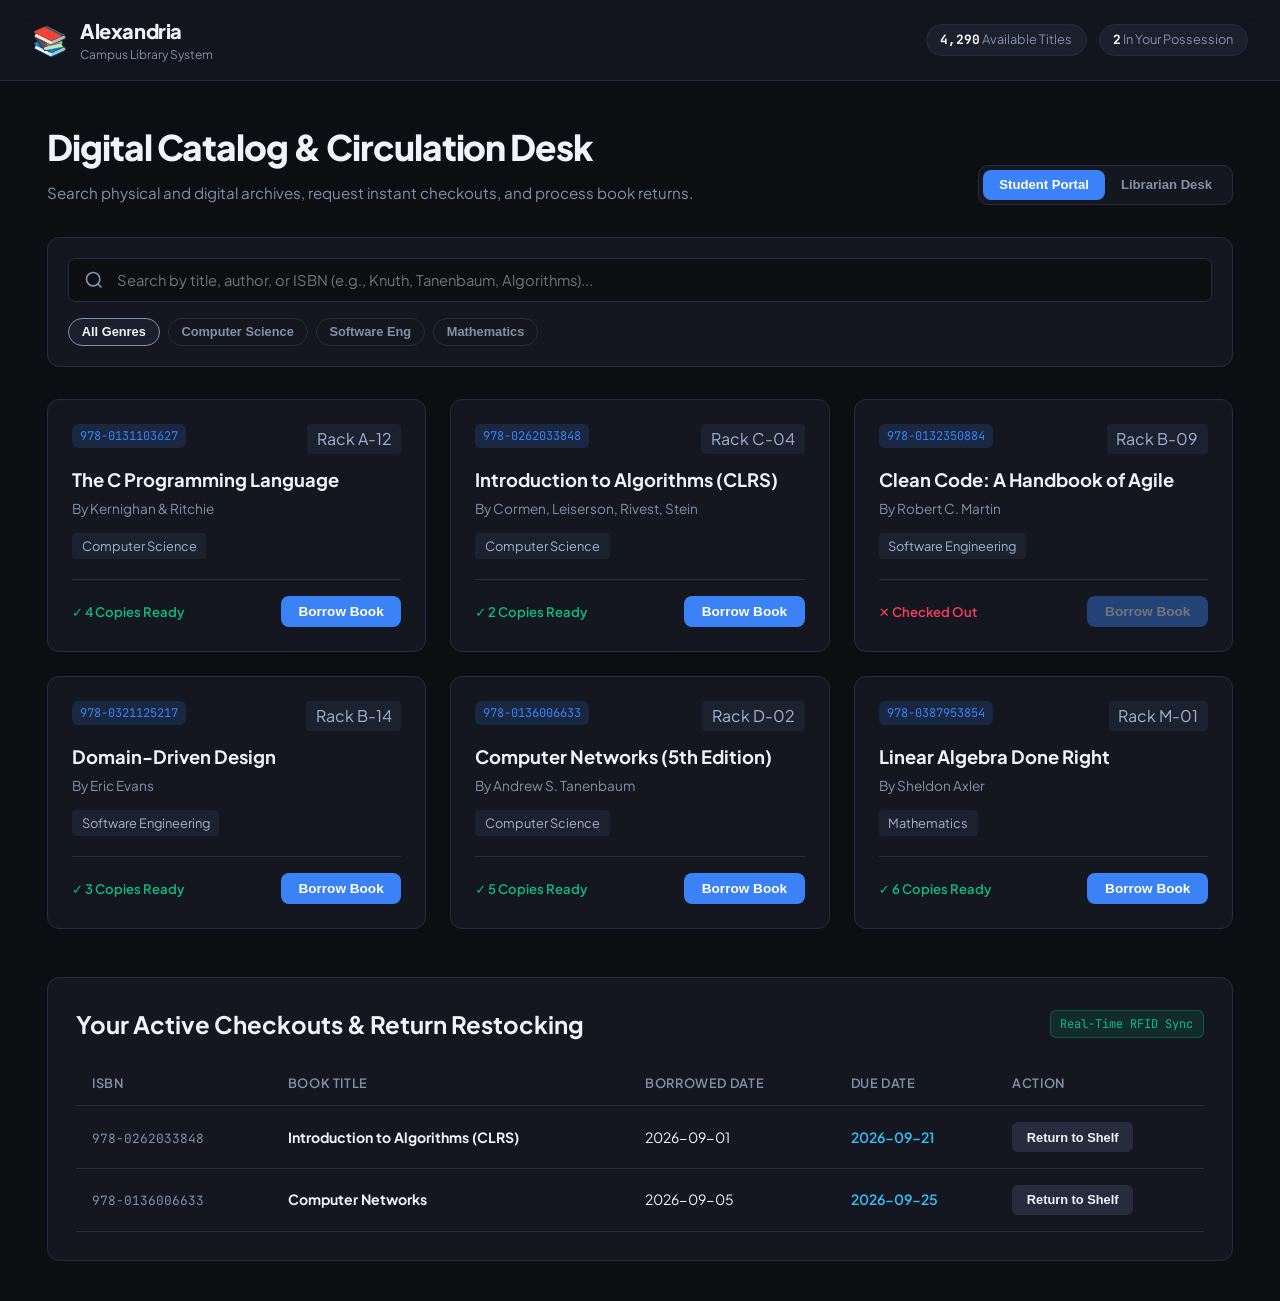
<file: index.html>
<!DOCTYPE html>
<html lang="en">
<head>
  <meta charset="UTF-8">
  <meta name="viewport" content="width=device-width, initial-scale=1.0">
  <title>Alexandria - Modern Academic Library & Circulation System</title>
  <link rel="preconnect" href="https://fonts.googleapis.com">
  <link rel="preconnect" href="https://fonts.gstatic.com" crossorigin>
  <link href="https://fonts.googleapis.com/css2?family=Plus+Jakarta+Sans:wght@400;500;600;700;800&family=JetBrains+Mono:wght@500;600&display=swap" rel="stylesheet">
  <link rel="stylesheet" href="style.css">
</head>
<body>
  <header class="top-nav">
    <div class="nav-wrapper">
      <div class="brand">
        <span class="brand-glyph">📚</span>
        <div>
          <span class="brand-title">Alexandria</span>
          <span class="brand-sub">Campus Library System</span>
        </div>
      </div>
      <div class="circulation-stats">
        <div class="stat-pill"><span class="stat-num">4,290</span> Available Titles</div>
        <div class="stat-pill"><span class="stat-num" id="borrowedCount">3</span> In Your Possession</div>
      </div>
    </div>
  </header>

  <main class="container">
    <div class="hero-strip">
      <div>
        <h1 class="page-title">Digital Catalog & Circulation Desk</h1>
        <p class="page-subtitle">Search physical and digital archives, request instant checkouts, and process book returns.</p>
      </div>
      <div class="mode-toggle">
        <button class="role-btn active" id="btnStudent">Student Portal</button>
        <button class="role-btn" id="btnLibrarian">Librarian Desk</button>
      </div>
    </div>

    <!-- Search & Filter Toolbar -->
    <div class="toolbar-box">
      <div class="search-input-wrap">
        <svg width="20" height="20" viewBox="0 0 24 24" fill="none" stroke="currentColor" stroke-width="2"><circle cx="11" cy="11" r="8"></circle><line x1="21" y1="21" x2="16.65" y2="16.65"></line></svg>
        <input type="text" id="catalogSearch" placeholder="Search by title, author, or ISBN (e.g., Knuth, Tanenbaum, Algorithms)...">
      </div>
      <div class="filter-pills">
        <button class="tag-btn active" data-genre="all">All Genres</button>
        <button class="tag-btn" data-genre="Computer Science">Computer Science</button>
        <button class="tag-btn" data-genre="Software Engineering">Software Eng</button>
        <button class="tag-btn" data-genre="Mathematics">Mathematics</button>
      </div>
    </div>

    <!-- Catalog & Circulation Grid -->
    <div class="catalog-grid" id="catalogGrid"></div>

    <!-- Active Borrowed Books Section -->
    <section class="circulation-ledger">
      <div class="ledger-header">
        <h2>Your Active Checkouts & Return Restocking</h2>
        <span class="badge-status">Real-Time RFID Sync</span>
      </div>
      <div class="ledger-table-wrap">
        <table class="ledger-table">
          <thead>
            <tr>
              <th>ISBN</th>
              <th>Book Title</th>
              <th>Borrowed Date</th>
              <th>Due Date</th>
              <th>Action</th>
            </tr>
          </thead>
          <tbody id="borrowedTableBody">
            <!-- Rendered by JS -->
          </tbody>
        </table>
      </div>
    </section>
  </main>

  <script src="app.js"></script>
</body>
</html>
</file>
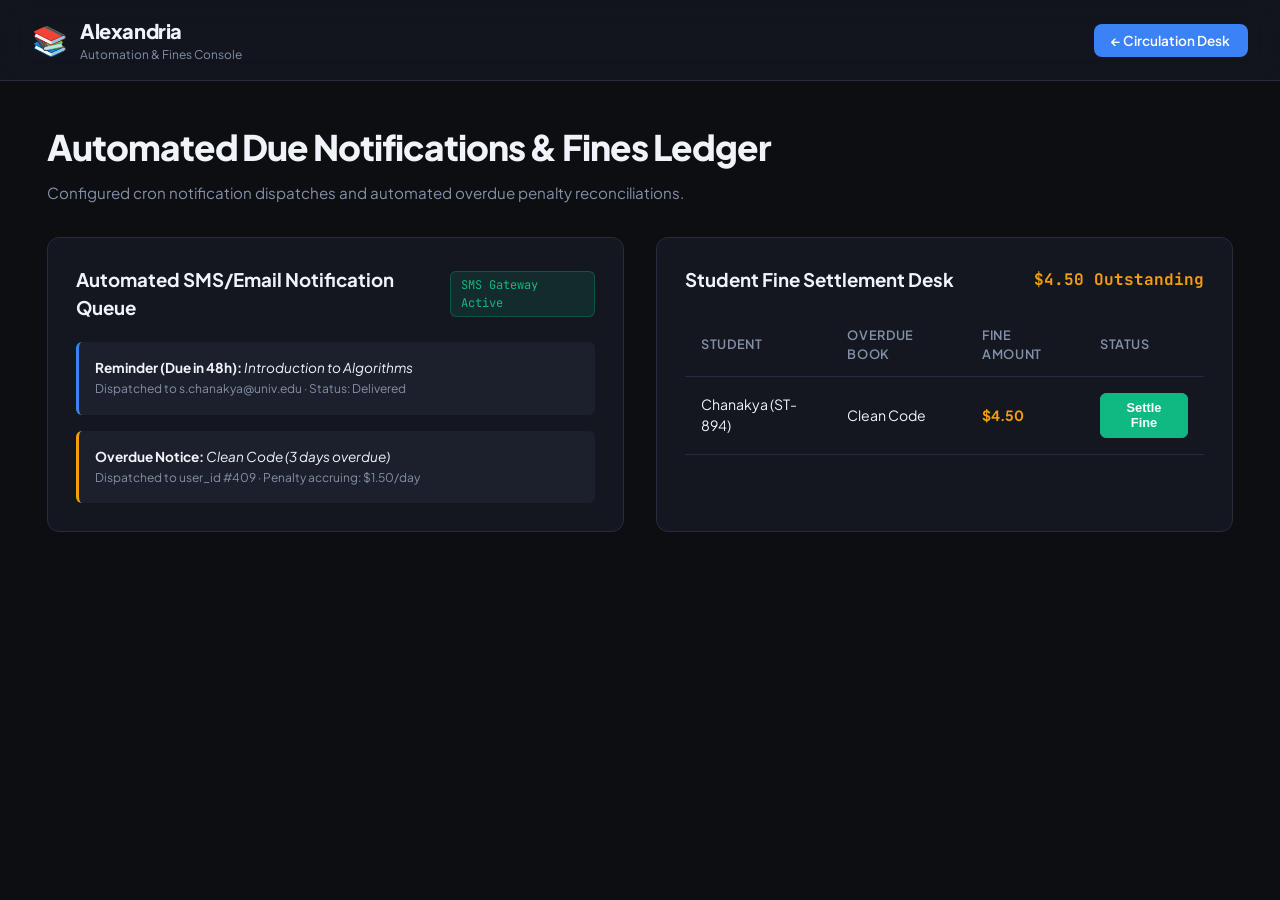
<file: fines.html>
<!DOCTYPE html>
<html lang="en">
<head>
  <meta charset="UTF-8">
  <meta name="viewport" content="width=device-width, initial-scale=1.0">
  <title>Alexandria - Automated Due Reminders & Fine Management</title>
  <link rel="preconnect" href="https://fonts.googleapis.com">
  <link rel="preconnect" href="https://fonts.gstatic.com" crossorigin>
  <link href="https://fonts.googleapis.com/css2?family=Plus+Jakarta+Sans:wght@400;500;600;700;800&family=JetBrains+Mono:wght@500;600&display=swap" rel="stylesheet">
  <link rel="stylesheet" href="style.css">
</head>
<body>
  <header class="top-nav">
    <div class="nav-wrapper">
      <div class="brand">
        <span class="brand-glyph">📚</span>
        <div>
          <span class="brand-title"><a href="index.html" style="color:inherit; text-decoration:none;">Alexandria</a></span>
          <span class="brand-sub">Automation & Fines Console</span>
        </div>
      </div>
      <div><a href="index.html" class="btn-borrow" style="text-decoration:none;">← Circulation Desk</a></div>
    </div>
  </header>

  <main class="container">
    <div class="hero-strip">
      <div>
        <h1 class="page-title">Automated Due Notifications & Fines Ledger</h1>
        <p class="page-subtitle">Configured cron notification dispatches and automated overdue penalty reconciliations.</p>
      </div>
    </div>

    <div style="display:grid; grid-template-columns: 1fr 1fr; gap: 2rem;">
      <!-- Notifications Log -->
      <div class="circulation-ledger">
        <div class="ledger-header">
          <h3>Automated SMS/Email Notification Queue</h3>
          <span class="badge-status">SMS Gateway Active</span>
        </div>
        <div style="display:flex; flex-direction:column; gap: 1rem; margin-top: 1rem;">
          <div style="background:#1b202c; border-left: 3px solid var(--accent); padding: 1rem; border-radius: 6px; font-size: 0.85rem;">
            <b>Reminder (Due in 48h):</b> <i>Introduction to Algorithms</i><br>
            <span style="color:var(--text-muted); font-size:0.75rem;">Dispatched to s.chanakya@univ.edu · Status: Delivered</span>
          </div>
          <div style="background:#1b202c; border-left: 3px solid var(--warning); padding: 1rem; border-radius: 6px; font-size: 0.85rem;">
            <b>Overdue Notice:</b> <i>Clean Code (3 days overdue)</i><br>
            <span style="color:var(--text-muted); font-size:0.75rem;">Dispatched to user_id #409 · Penalty accruing: $1.50/day</span>
          </div>
        </div>
      </div>

      <!-- Fine Management Ledger -->
      <div class="circulation-ledger">
        <div class="ledger-header">
          <h3>Student Fine Settlement Desk</h3>
          <span style="font-family:var(--mono); color:#f59e0b; font-weight:700;">$4.50 Outstanding</span>
        </div>
        <table class="ledger-table" style="margin-top: 1rem;">
          <thead>
            <tr><th>Student</th><th>Overdue Book</th><th>Fine Amount</th><th>Status</th></tr>
          </thead>
          <tbody>
            <tr>
              <td>Chanakya (ST-894)</td>
              <td>Clean Code</td>
              <td style="color:#f59e0b; font-weight:700;">$4.50</td>
              <td><button class="btn-return" style="background:#10b981; border-color:#10b981; color:#fff;" onclick="alert('Fine settled via Student Debit Card')">Settle Fine</button></td>
            </tr>
          </tbody>
        </table>
      </div>
    </div>
  </main>
</body>
</html>
</file>
<file: style.css>
/* Alexandria Academic Library Design System */
:root {
  --bg: #0c0e12;
  --surface: #141720;
  --surface-hover: #1b202c;
  --border: #262c3d;
  --text-main: #f0f3fa;
  --text-muted: #8490a7;
  --accent: #3b82f6;
  --accent-glow: rgba(59, 130, 246, 0.15);
  --success: #10b981;
  --warning: #f59e0b;
  --radius: 12px;
  --mono: 'JetBrains Mono', monospace;
  --sans: 'Plus Jakarta Sans', system-ui, sans-serif;
}

* { box-sizing: border-box; margin: 0; padding: 0; }
body { background: var(--bg); color: var(--text-main); font-family: var(--sans); line-height: 1.5; }

.top-nav {
  background: rgba(20, 23, 32, 0.85);
  backdrop-filter: blur(12px);
  border-bottom: 1px solid var(--border);
  padding: 1rem 2rem;
  position: sticky;
  top: 0;
  z-index: 40;
}
.nav-wrapper { max-width: 1250px; margin: 0 auto; display: flex; justify-content: space-between; align-items: center; }
.brand { display: flex; align-items: center; gap: 0.75rem; }
.brand-glyph { font-size: 1.8rem; }
.brand-title { font-weight: 800; font-size: 1.25rem; letter-spacing: -0.02em; display: block; }
.brand-sub { font-size: 0.75rem; color: var(--text-muted); display: block; }

.circulation-stats { display: flex; gap: 0.75rem; }
.stat-pill { background: #1b202c; border: 1px solid var(--border); padding: 0.35rem 0.85rem; border-radius: 999px; font-size: 0.8rem; color: var(--text-muted); }
.stat-num { color: #fff; font-weight: 700; font-family: var(--mono); }

.container { max-width: 1250px; margin: 0 auto; padding: 2.5rem 2rem; }
.hero-strip { display: flex; justify-content: space-between; align-items: flex-end; margin-bottom: 2rem; }
.page-title { font-size: 2.2rem; font-weight: 800; letter-spacing: -0.03em; margin-bottom: 0.5rem; }
.page-subtitle { color: var(--text-muted); font-size: 0.95rem; max-width: 60ch; }

.mode-toggle { display: flex; background: var(--surface); border: 1px solid var(--border); padding: 0.25rem; border-radius: 10px; }
.role-btn { background: transparent; border: none; color: var(--text-muted); padding: 0.45rem 1rem; border-radius: 8px; font-weight: 600; font-size: 0.82rem; cursor: pointer; }
.role-btn.active { background: var(--accent); color: white; }

.toolbar-box { background: var(--surface); border: 1px solid var(--border); border-radius: var(--radius); padding: 1.25rem; margin-bottom: 2rem; display: flex; flex-direction: column; gap: 1rem; }
.search-input-wrap { position: relative; display: flex; align-items: center; }
.search-input-wrap svg { position: absolute; left: 1rem; stroke: var(--text-muted); }
.search-input-wrap input { width: 100%; padding: 0.75rem 1rem 0.75rem 3rem; background: #0c0e12; border: 1px solid var(--border); border-radius: 8px; color: #fff; font-size: 0.92rem; font-family: var(--sans); }
.search-input-wrap input:focus { outline: none; border-color: var(--accent); }

.filter-pills { display: flex; gap: 0.5rem; }
.tag-btn { background: transparent; border: 1px solid var(--border); color: var(--text-muted); padding: 0.35rem 0.8rem; border-radius: 999px; font-size: 0.8rem; font-weight: 600; cursor: pointer; }
.tag-btn.active, .tag-btn:hover { background: var(--surface-hover); color: var(--text-main); border-color: var(--text-muted); }

/* Catalog Grid */
.catalog-grid { display: grid; grid-template-columns: repeat(auto-fill, minmax(360px, 1fr)); gap: 1.5rem; margin-bottom: 3rem; }
.book-card { background: var(--surface); border: 1px solid var(--border); border-radius: var(--radius); padding: 1.5rem; display: flex; flex-direction: column; justify-content: space-between; transition: transform 0.2s, border-color 0.2s; }
.book-card:hover { transform: translateY(-3px); border-color: #3b4766; }
.book-header { display: flex; justify-content: space-between; align-items: flex-start; margin-bottom: 0.75rem; }
.isbn-tag { font-family: var(--mono); font-size: 0.75rem; color: var(--accent); background: var(--accent-glow); padding: 0.2rem 0.5rem; border-radius: 6px; }
.book-title { font-size: 1.15rem; font-weight: 700; margin-bottom: 0.35rem; }
.book-author { color: var(--text-muted); font-size: 0.85rem; margin-bottom: 0.85rem; }
.book-meta { display: flex; gap: 0.5rem; margin-bottom: 1.25rem; font-size: 0.8rem; }
.meta-chip { background: #1c2130; padding: 0.2rem 0.6rem; border-radius: 4px; color: #a4b3d1; }
.card-footer { display: flex; justify-content: space-between; align-items: center; border-top: 1px solid var(--border); padding-top: 1rem; }
.copies-status { font-size: 0.82rem; font-weight: 600; }
.copies-status.in-stock { color: var(--success); }
.copies-status.out { color: #f43f5e; }

.btn-borrow { background: var(--accent); color: white; border: none; padding: 0.5rem 1.1rem; border-radius: 8px; font-weight: 600; font-size: 0.85rem; cursor: pointer; transition: opacity 0.2s; }
.btn-borrow:disabled { opacity: 0.4; cursor: not-allowed; }

/* Ledger Table */
.circulation-ledger { background: var(--surface); border: 1px solid var(--border); border-radius: var(--radius); padding: 1.75rem; }
.ledger-header { display: flex; justify-content: space-between; align-items: center; margin-bottom: 1.25rem; }
.badge-status { font-family: var(--mono); font-size: 0.75rem; color: var(--success); background: rgba(16, 185, 129, 0.12); padding: 0.25rem 0.6rem; border-radius: 6px; border: 1px solid rgba(16, 185, 129, 0.3); }
.ledger-table-wrap { overflow-x: auto; }
.ledger-table { width: 100%; border-collapse: collapse; text-align: left; font-size: 0.88rem; }
.ledger-table th { padding: 0.75rem 1rem; color: var(--text-muted); border-bottom: 1px solid var(--border); font-weight: 600; font-size: 0.8rem; text-transform: uppercase; letter-spacing: 0.05em; }
.ledger-table td { padding: 1rem; border-bottom: 1px solid var(--border); }
.btn-return { background: #262c3d; color: var(--text-main); border: 1px solid var(--border); padding: 0.4rem 0.85rem; border-radius: 6px; font-size: 0.8rem; font-weight: 600; cursor: pointer; }
.btn-return:hover { background: #dc2626; color: white; border-color: #dc2626; }
</file>
